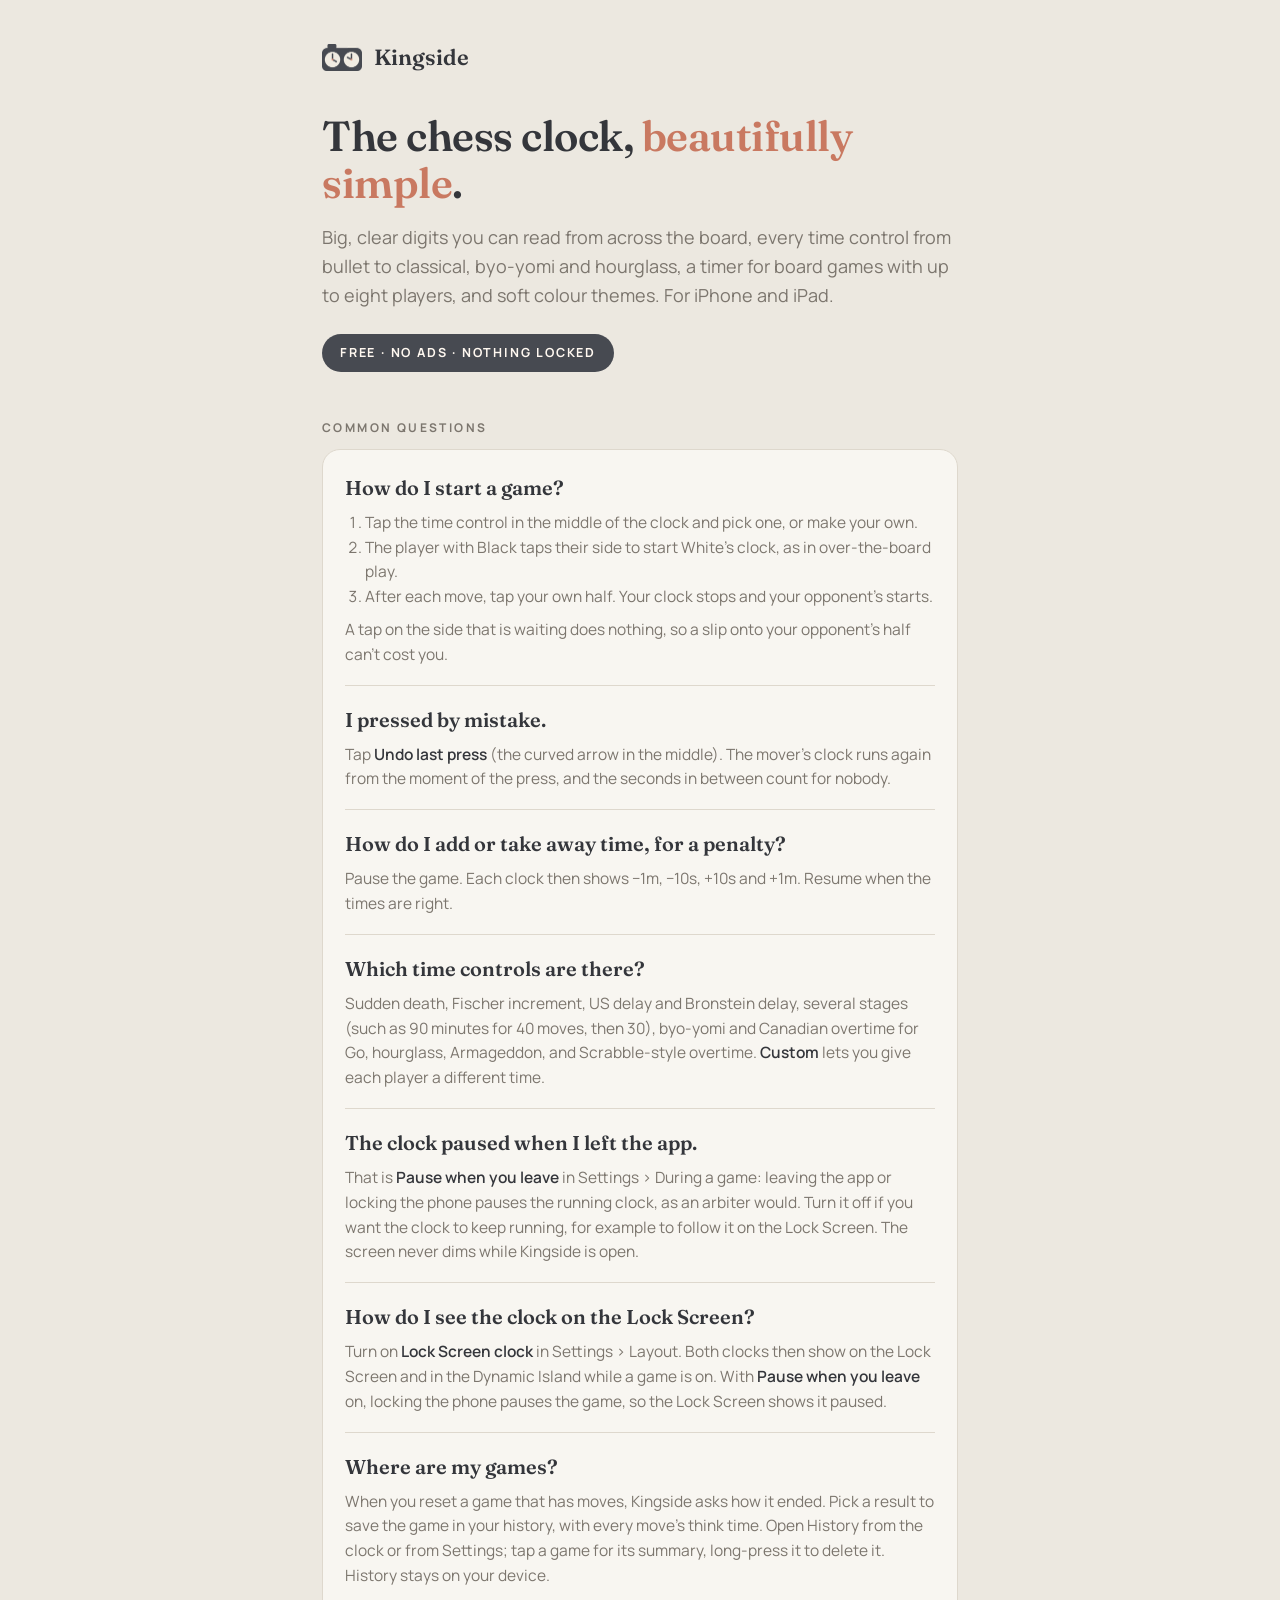
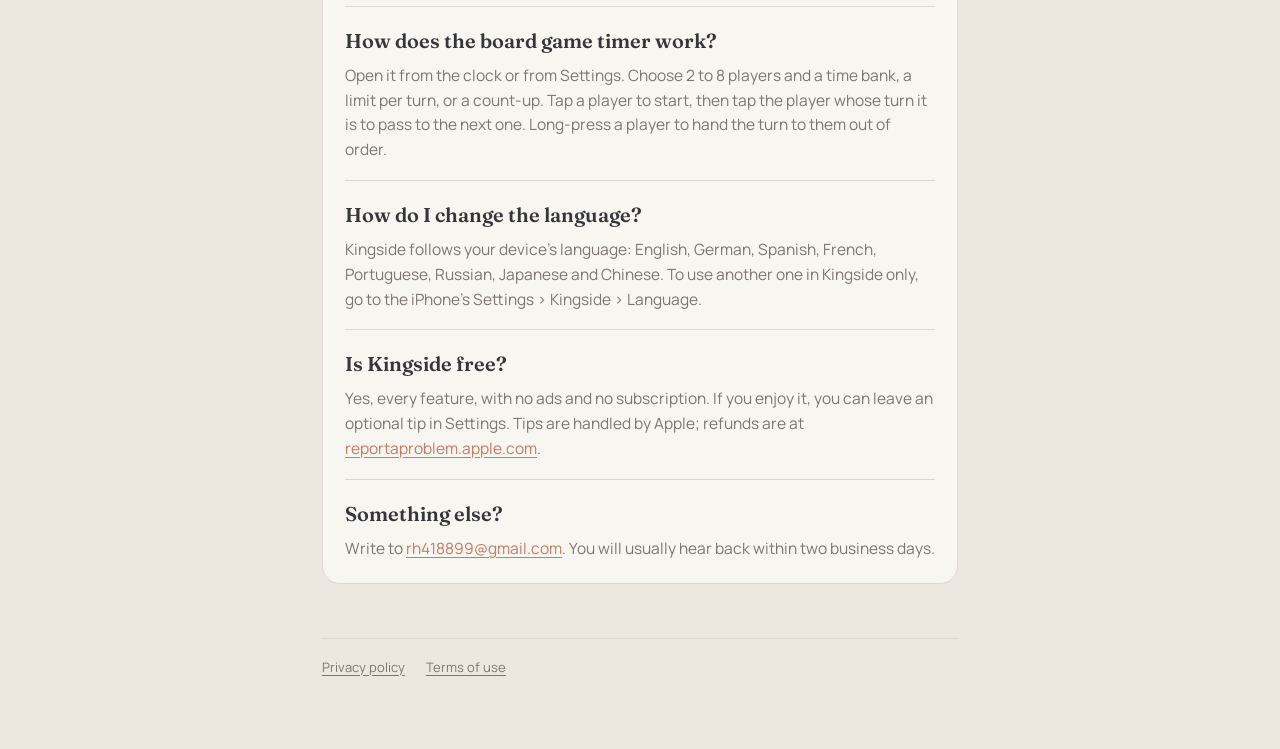
<file: index.html>
<!doctype html>
<html lang="en">
<head>
  <meta charset="utf-8">
  <meta name="viewport" content="width=device-width, initial-scale=1">
  <title>Kingside · Support</title>
  <meta name="description" content="Support for Kingside: Chess Clock, the free chess clock and board game timer for iPhone and iPad.">
  <meta name="theme-color" content="#ECE8E0">
  <link rel="icon" href="favicon.png">
  <link rel="apple-touch-icon" href="apple-touch-icon.png">
  <link rel="preconnect" href="https://fonts.googleapis.com">
  <link rel="preconnect" href="https://fonts.gstatic.com" crossorigin>
  <link rel="stylesheet" href="https://fonts.googleapis.com/css2?family=Fraunces:opsz,wght@9..144,600&family=Manrope:wght@400;600;700&display=swap">
  <link rel="stylesheet" href="style.css">
</head>
<body>
<main>
  <a class="top" href="./"><img src="mark.png" alt=""><span>Kingside</span></a>

  <h1>The chess clock, <em>beautifully simple</em>.</h1>
  <p class="lede">
    Big, clear digits you can read from across the board, every time control from bullet to
    classical, byo-yomi and hourglass, a timer for board games with up to eight players, and soft
    colour themes. For iPhone and iPad.
  </p>
  <span class="badge">FREE · NO ADS · NOTHING LOCKED</span>

  <h2>Common questions</h2>
  <div class="card">
    <div class="entry">
      <strong>How do I start a game?</strong>
      <ol>
        <li>Tap the time control in the middle of the clock and pick one, or make your own.</li>
        <li>The player with Black taps their side to start White's clock, as in over-the-board play.</li>
        <li>After each move, tap your own half. Your clock stops and your opponent's starts.</li>
      </ol>
      <p>A tap on the side that is waiting does nothing, so a slip onto your opponent's half can't cost you.</p>
    </div>
    <div class="entry">
      <strong>I pressed by mistake.</strong>
      <p>
        Tap <em>Undo last press</em> (the curved arrow in the middle). The mover's clock runs again
        from the moment of the press, and the seconds in between count for nobody.
      </p>
    </div>
    <div class="entry">
      <strong>How do I add or take away time, for a penalty?</strong>
      <p>
        Pause the game. Each clock then shows −1m, −10s, +10s and +1m. Resume when the times are
        right.
      </p>
    </div>
    <div class="entry">
      <strong>Which time controls are there?</strong>
      <p>
        Sudden death, Fischer increment, US delay and Bronstein delay, several stages (such as 90
        minutes for 40 moves, then 30), byo-yomi and Canadian overtime for Go, hourglass, Armageddon,
        and Scrabble-style overtime. <em>Custom</em> lets you give each player a different time.
      </p>
    </div>
    <div class="entry">
      <strong>The clock paused when I left the app.</strong>
      <p>
        That is <em>Pause when you leave</em> in Settings › During a game: leaving the app or locking
        the phone pauses the running clock, as an arbiter would. Turn it off if you want the clock to
        keep running, for example to follow it on the Lock Screen. The screen never dims while Kingside
        is open.
      </p>
    </div>
    <div class="entry">
      <strong>How do I see the clock on the Lock Screen?</strong>
      <p>
        Turn on <em>Lock Screen clock</em> in Settings › Layout. Both clocks then show on the Lock Screen
        and in the Dynamic Island while a game is on. With <em>Pause when you leave</em> on, locking the
        phone pauses the game, so the Lock Screen shows it paused.
      </p>
    </div>
    <div class="entry">
      <strong>Where are my games?</strong>
      <p>
        When you reset a game that has moves, Kingside asks how it ended. Pick a result to save the
        game in your history, with every move's think time. Open History from the clock or from
        Settings; tap a game for its summary, long-press it to delete it. History stays on your device.
      </p>
    </div>
    <div class="entry">
      <strong>How does the board game timer work?</strong>
      <p>
        Open it from the clock or from Settings. Choose 2 to 8 players and a time bank, a limit per
        turn, or a count-up. Tap a player to start, then tap the player whose turn it is to pass to the
        next one. Long-press a player to hand the turn to them out of order.
      </p>
    </div>
    <div class="entry">
      <strong>How do I change the language?</strong>
      <p>
        Kingside follows your device's language: English, German, Spanish, French, Portuguese,
        Russian, Japanese and Chinese. To use another one in Kingside only, go to the iPhone's
        Settings › Kingside › Language.
      </p>
    </div>
    <div class="entry">
      <strong>Is Kingside free?</strong>
      <p>
        Yes, every feature, with no ads and no subscription. If you enjoy it, you can leave an
        optional tip in Settings. Tips are handled by Apple; refunds are at
        <a href="https://reportaproblem.apple.com">reportaproblem.apple.com</a>.
      </p>
    </div>
    <div class="entry">
      <strong>Something else?</strong>
      <p>
        Write to <a href="mailto:rh418899@gmail.com?subject=Kingside">rh418899@gmail.com</a>. You will
        usually hear back within two business days.
      </p>
    </div>
  </div>

  <footer>
    <a href="privacy.html">Privacy policy</a>
    <a href="https://www.apple.com/legal/internet-services/itunes/dev/stdeula/">Terms of use</a>
  </footer>
</main>
</body>
</html>
</file>
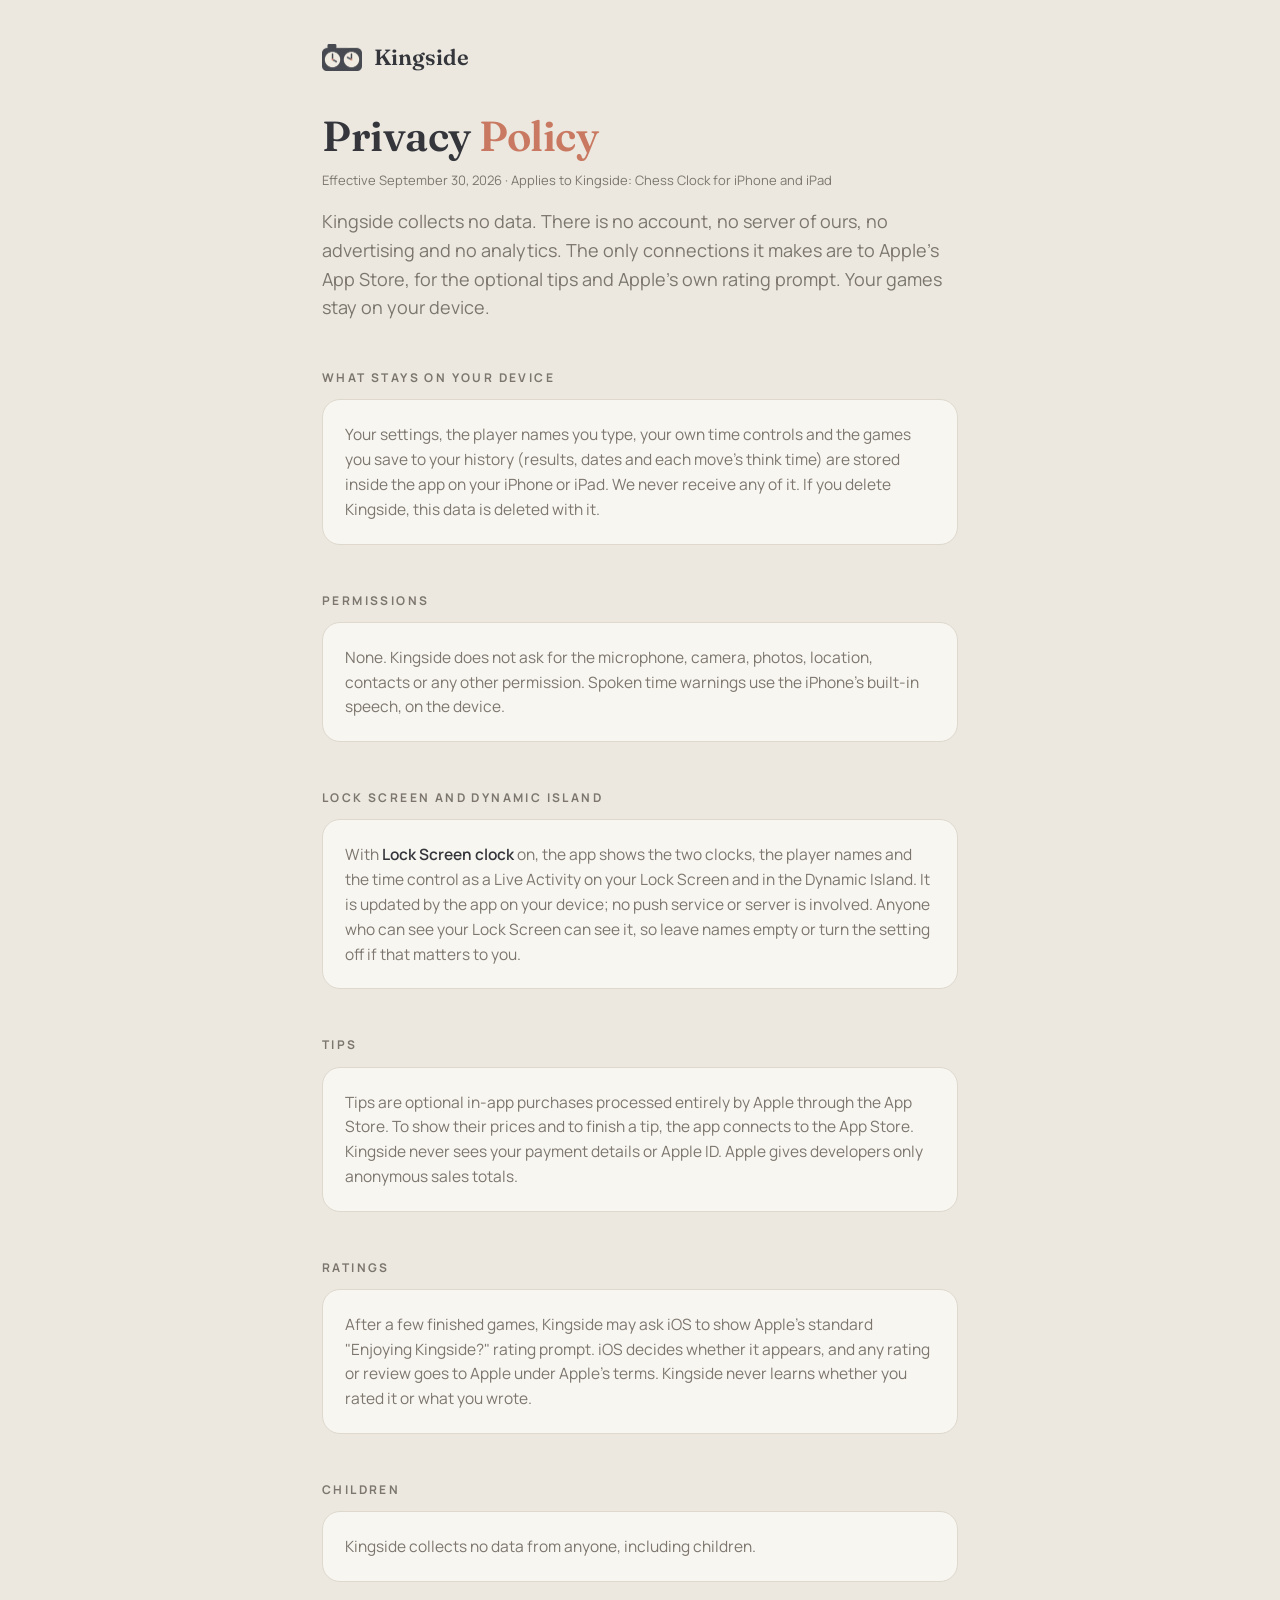
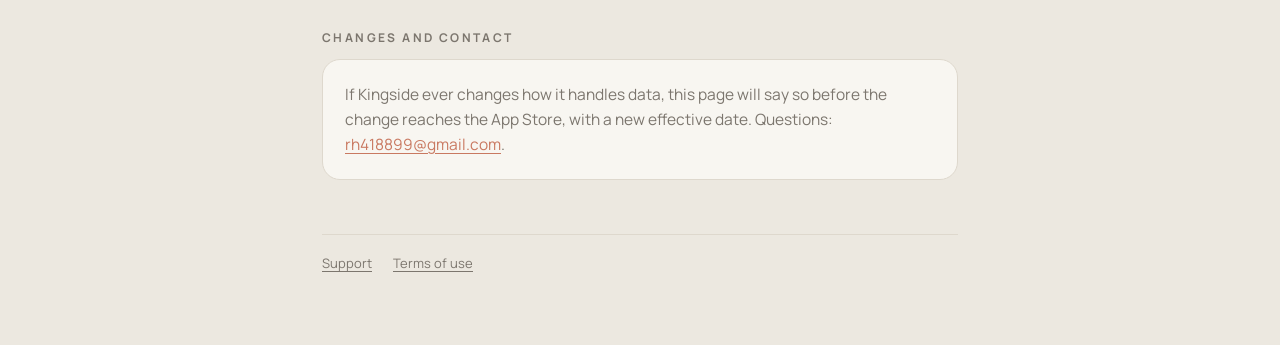
<file: privacy.html>
<!doctype html>
<html lang="en">
<head>
  <meta charset="utf-8">
  <meta name="viewport" content="width=device-width, initial-scale=1">
  <title>Kingside · Privacy Policy</title>
  <meta name="description" content="Privacy policy for Kingside: Chess Clock. Kingside collects no data.">
  <meta name="theme-color" content="#ECE8E0">
  <link rel="icon" href="favicon.png">
  <link rel="apple-touch-icon" href="apple-touch-icon.png">
  <link rel="preconnect" href="https://fonts.googleapis.com">
  <link rel="preconnect" href="https://fonts.gstatic.com" crossorigin>
  <link rel="stylesheet" href="https://fonts.googleapis.com/css2?family=Fraunces:opsz,wght@9..144,600&family=Manrope:wght@400;600;700&display=swap">
  <link rel="stylesheet" href="style.css">
</head>
<body>
<main>
  <a class="top" href="./"><img src="mark.png" alt=""><span>Kingside</span></a>

  <h1>Privacy <em>Policy</em></h1>
  <p class="meta">Effective September 30, 2026 · Applies to Kingside: Chess Clock for iPhone and iPad</p>
  <p class="lede">
    Kingside collects no data. There is no account, no server of ours, no advertising and no
    analytics. The only connections it makes are to Apple's App Store, for the optional tips and
    Apple's own rating prompt. Your games stay on your device.
  </p>

  <h2>What stays on your device</h2>
  <div class="card">
    <div class="entry">
      <p>
        Your settings, the player names you type, your own time controls and the games you save to
        your history (results, dates and each move's think time) are stored inside the app on your
        iPhone or iPad. We never receive any of it. If you delete Kingside, this data is deleted with it.
      </p>
    </div>
  </div>

  <h2>Permissions</h2>
  <div class="card">
    <div class="entry">
      <p>
        None. Kingside does not ask for the microphone, camera, photos, location, contacts or any other
        permission. Spoken time warnings use the iPhone's built-in speech, on the device.
      </p>
    </div>
  </div>

  <h2>Lock Screen and Dynamic Island</h2>
  <div class="card">
    <div class="entry">
      <p>
        With <em>Lock Screen clock</em> on, the app shows the two clocks, the player names and the time
        control as a Live Activity on your Lock Screen and in the Dynamic Island. It is updated by the
        app on your device; no push service or server is involved. Anyone who can see your Lock Screen
        can see it, so leave names empty or turn the setting off if that matters to you.
      </p>
    </div>
  </div>

  <h2>Tips</h2>
  <div class="card">
    <div class="entry">
      <p>
        Tips are optional in-app purchases processed entirely by Apple through the App Store. To show
        their prices and to finish a tip, the app connects to the App Store. Kingside never sees your
        payment details or Apple ID. Apple gives developers only anonymous sales totals.
      </p>
    </div>
  </div>

  <h2>Ratings</h2>
  <div class="card">
    <div class="entry">
      <p>
        After a few finished games, Kingside may ask iOS to show Apple's standard "Enjoying Kingside?"
        rating prompt. iOS decides whether it appears, and any rating or review goes to Apple under
        Apple's terms. Kingside never learns whether you rated it or what you wrote.
      </p>
    </div>
  </div>

  <h2>Children</h2>
  <div class="card">
    <div class="entry">
      <p>Kingside collects no data from anyone, including children.</p>
    </div>
  </div>

  <h2>Changes and contact</h2>
  <div class="card">
    <div class="entry">
      <p>
        If Kingside ever changes how it handles data, this page will say so before the change reaches
        the App Store, with a new effective date. Questions:
        <a href="mailto:rh418899@gmail.com?subject=Kingside%20privacy">rh418899@gmail.com</a>.
      </p>
    </div>
  </div>

  <footer>
    <a href="./">Support</a>
    <a href="https://www.apple.com/legal/internet-services/itunes/dev/stdeula/">Terms of use</a>
  </footer>
</main>
</body>
</html>
</file>
<file: style.css>
:root {
  --bg: #ECE8E0;
  --card: #F8F6F1;
  --line: #DED8CD;
  --text: #34363B;
  --muted: #7C766E;
  --accent: #474A51;
  --terra: #C97961;
  --terra-soft: #D98C73;
  --display: 'Fraunces', Georgia, serif;
  --body: 'Manrope', system-ui, -apple-system, 'Segoe UI', sans-serif;
}
* { box-sizing: border-box; }
html { background: var(--bg); }
body { margin: 0; color: var(--text); font-family: var(--body); line-height: 1.6; -webkit-font-smoothing: antialiased; min-height: 100vh; }
main { max-width: 680px; margin: 0 auto; padding: 40px 22px 72px; }
.top { display: flex; align-items: center; gap: 12px; text-decoration: none; }
.top img { width: 40px; height: auto; }
.top span { font-family: var(--display); font-weight: 600; font-size: 22px; color: var(--text); }
h1 { font-family: var(--display); font-weight: 600; font-size: 42px; line-height: 1.12; letter-spacing: -0.5px; margin: 38px 0 0; }
h1 em { font-style: normal; color: var(--terra); }
.lede { font-size: 18px; color: var(--muted); margin: 16px 0 0; }
.meta { font-size: 13px; color: var(--muted); margin-top: 10px; }
h2 { font-size: 12px; font-weight: 700; letter-spacing: 2.4px; text-transform: uppercase; color: var(--muted); margin: 46px 0 12px; }
.card { background: var(--card); border: 1px solid var(--line); border-radius: 18px; padding: 4px 22px; }
.entry { padding: 18px 0; border-bottom: 1px solid var(--line); }
.entry:last-child { border-bottom: 0; }
.entry strong { display: block; font-family: var(--display); font-weight: 600; font-size: 20px; margin-bottom: 6px; }
.entry p, .entry ul, .entry ol { margin: 0; color: var(--muted); font-size: 15.5px; }
.entry ul, .entry ol { padding-left: 20px; }
.entry p + p, .entry p + ul, .entry ul + p, .entry p + ol, .entry ol + p { margin-top: 8px; }
.entry em { font-style: normal; color: var(--text); font-weight: 600; }
p { color: var(--muted); }
a { color: var(--terra); text-underline-offset: 3px; }
.badge { display: inline-block; margin-top: 24px; padding: 9px 18px; border-radius: 999px; background: var(--accent); color: #FFF8F0; font-weight: 700; font-size: 12.5px; letter-spacing: 1.8px; }
footer { margin-top: 54px; padding-top: 18px; border-top: 1px solid var(--line); font-size: 13px; color: var(--muted); }
footer a { color: var(--muted); margin-right: 18px; }
@media (max-width: 480px) { h1 { font-size: 34px; } .lede { font-size: 16.5px; } .badge { font-size: 11px; letter-spacing: 1.2px; } }
</file>
